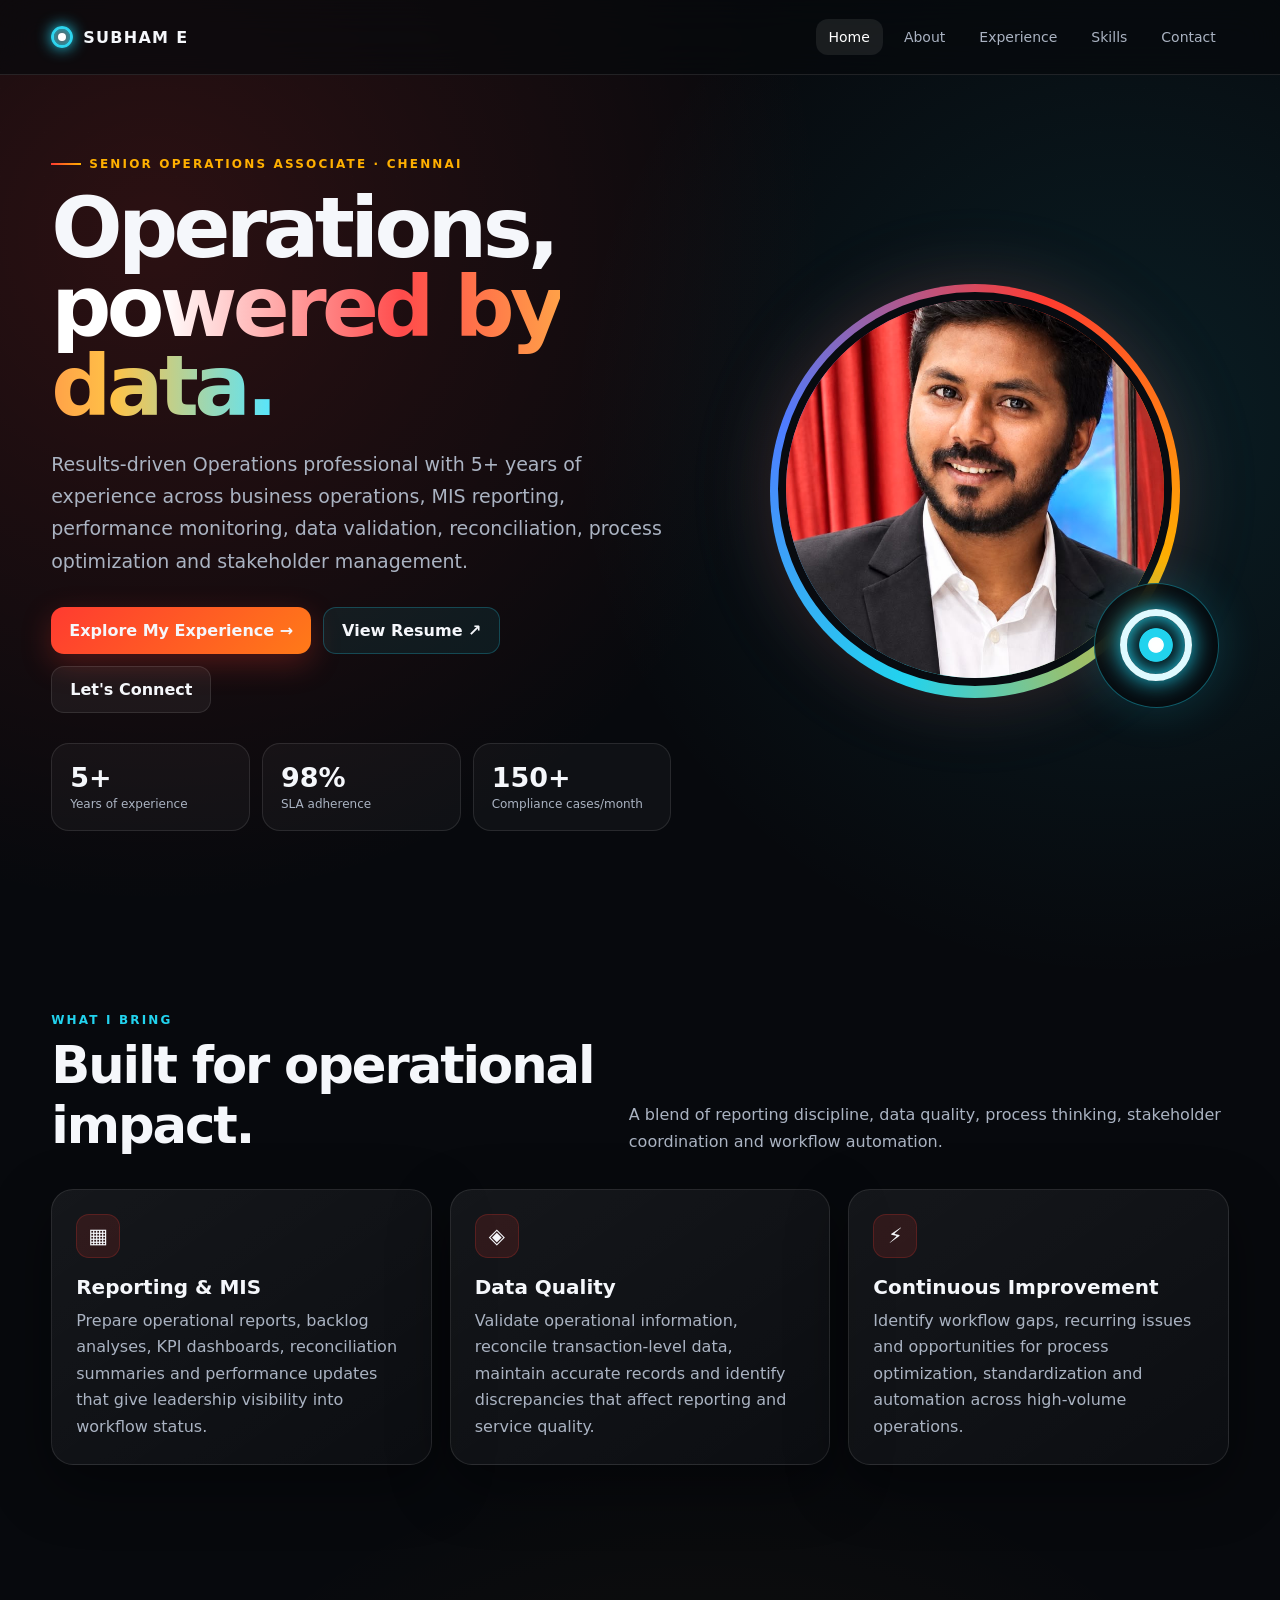
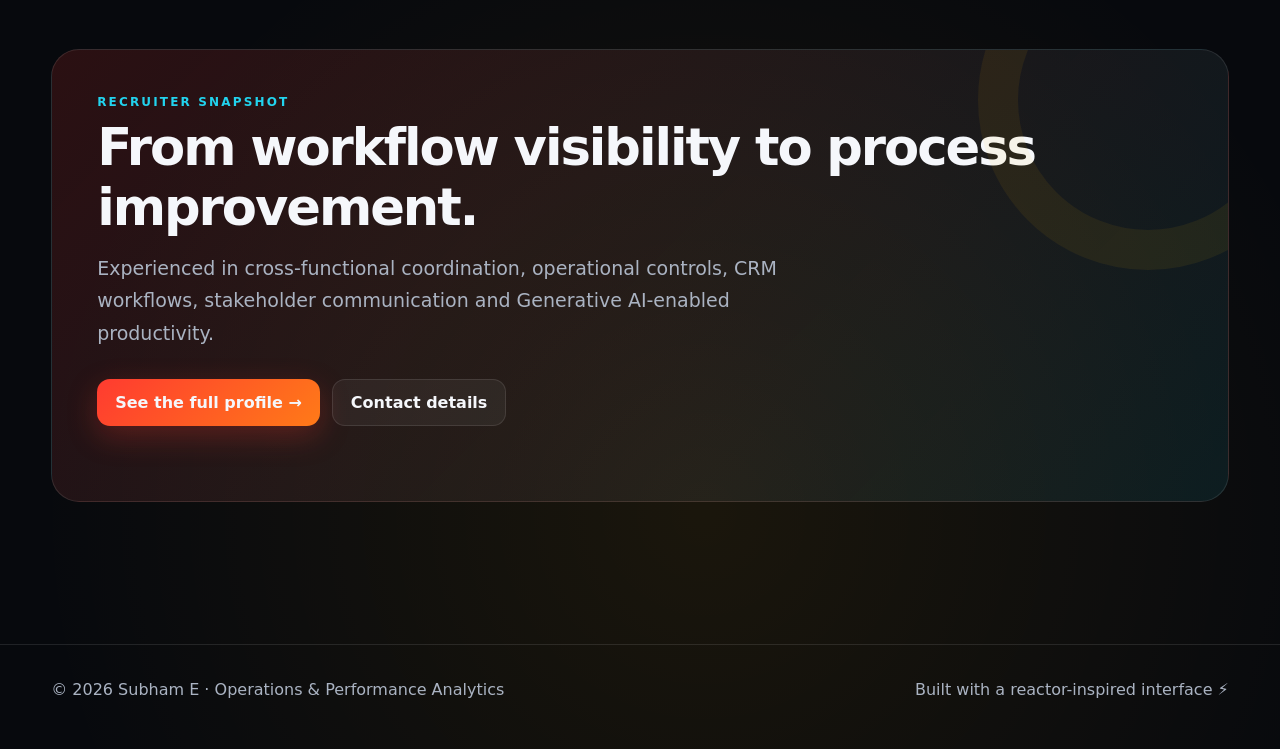
<file: index.html>
<!doctype html>
<html lang="en"><head>
<meta charset="utf-8"><meta name="viewport" content="width=device-width,initial-scale=1">
<meta name="description" content="Subham E — Senior Operations Associate, reporting, continuous improvement, MIS and performance analytics.">
<title>Home · Subham E</title>
<link rel="stylesheet" href="styles.css">
</head><body>

<header class="nav">
  <div class="container nav-inner">
    <a class="brand" href="index.html" data-nav class="active"><span class="brand-core"></span>SUBHAM E</a>
    <button class="menu" aria-label="Open menu">☰</button>
    <nav class="nav-links">
      <a href="index.html" data-nav class="active">Home</a>
      <a href="about.html" data-nav>About</a>
      <a href="experience.html" data-nav>Experience</a>
      <a href="skills.html" data-nav>Skills</a>
      <a href="contact.html" data-nav>Contact</a>
    </nav>
  </div>
</header>
<div class="transition-overlay" aria-hidden="true"><div class="sweep"></div><div class="ring"></div><div class="label">INITIALIZING</div></div>

<main>
<section class="container hero">
  <div class="reveal">
    <div class="kicker">Senior Operations Associate · Chennai</div>
    <h1>Operations,<br><span class="gradient-text">powered by data.</span></h1>
    <p class="lead">Results-driven Operations professional with 5+ years of experience across business operations, MIS reporting, performance monitoring, data validation, reconciliation, process optimization and stakeholder management.</p>
    <div class="hero-actions">
      <a class="btn primary" href="experience.html" data-nav>Explore My Experience →</a>
      <a class="btn secondary" href="Subham_E_Resume.pdf" target="_blank">View Resume ↗</a>
      <a class="btn" href="contact.html" data-nav>Let's Connect</a>
    </div>
    <div class="stats">
      <div class="stat"><strong>5+</strong><span>Years of experience</span></div>
      <div class="stat"><strong>98%</strong><span>SLA adherence</span></div>
      <div class="stat"><strong>150+</strong><span>Compliance cases/month</span></div>
    </div>
  </div>
  <div class="profile-wrap reveal">
    <div class="profile-ring"><img src="assets/profile.jpg" alt="Subham E profile photo"></div>
    <div class="arc" aria-hidden="true"></div>
  </div>
</section>

<section class="section">
  <div class="container">
    <div class="section-head reveal"><div><div class="eyebrow">What I bring</div><h2>Built for operational impact.</h2></div><p class="section-intro">A blend of reporting discipline, data quality, process thinking, stakeholder coordination and workflow automation.</p></div>
    <div class="grid">
      <article class="card reveal"><div class="icon">▦</div><h3>Reporting & MIS</h3><p>Prepare operational reports, backlog analyses, KPI dashboards, reconciliation summaries and performance updates that give leadership visibility into workflow status.</p></article>
      <article class="card reveal"><div class="icon">◈</div><h3>Data Quality</h3><p>Validate operational information, reconcile transaction-level data, maintain accurate records and identify discrepancies that affect reporting and service quality.</p></article>
      <article class="card reveal"><div class="icon">⚡</div><h3>Continuous Improvement</h3><p>Identify workflow gaps, recurring issues and opportunities for process optimization, standardization and automation across high-volume operations.</p></article>
    </div>
  </div>
</section>

<section class="section">
  <div class="container cta reveal">
    <div class="eyebrow">Recruiter snapshot</div>
    <h2>From workflow visibility to process improvement.</h2>
    <p class="lead" style="margin-top:15px">Experienced in cross-functional coordination, operational controls, CRM workflows, stakeholder communication and Generative AI-enabled productivity.</p>
    <div class="hero-actions"><a class="btn primary" href="about.html" data-nav>See the full profile →</a><a class="btn" href="contact.html" data-nav>Contact details</a></div>
  </div>
</section>
</main>

<footer>
  <div class="container footer-inner">
    <div>© 2026 Subham E · Operations & Performance Analytics</div>
    <div>Built with a reactor-inspired interface ⚡</div>
  </div>
</footer>

<script src="script.js"></script>
</body></html>
</file>
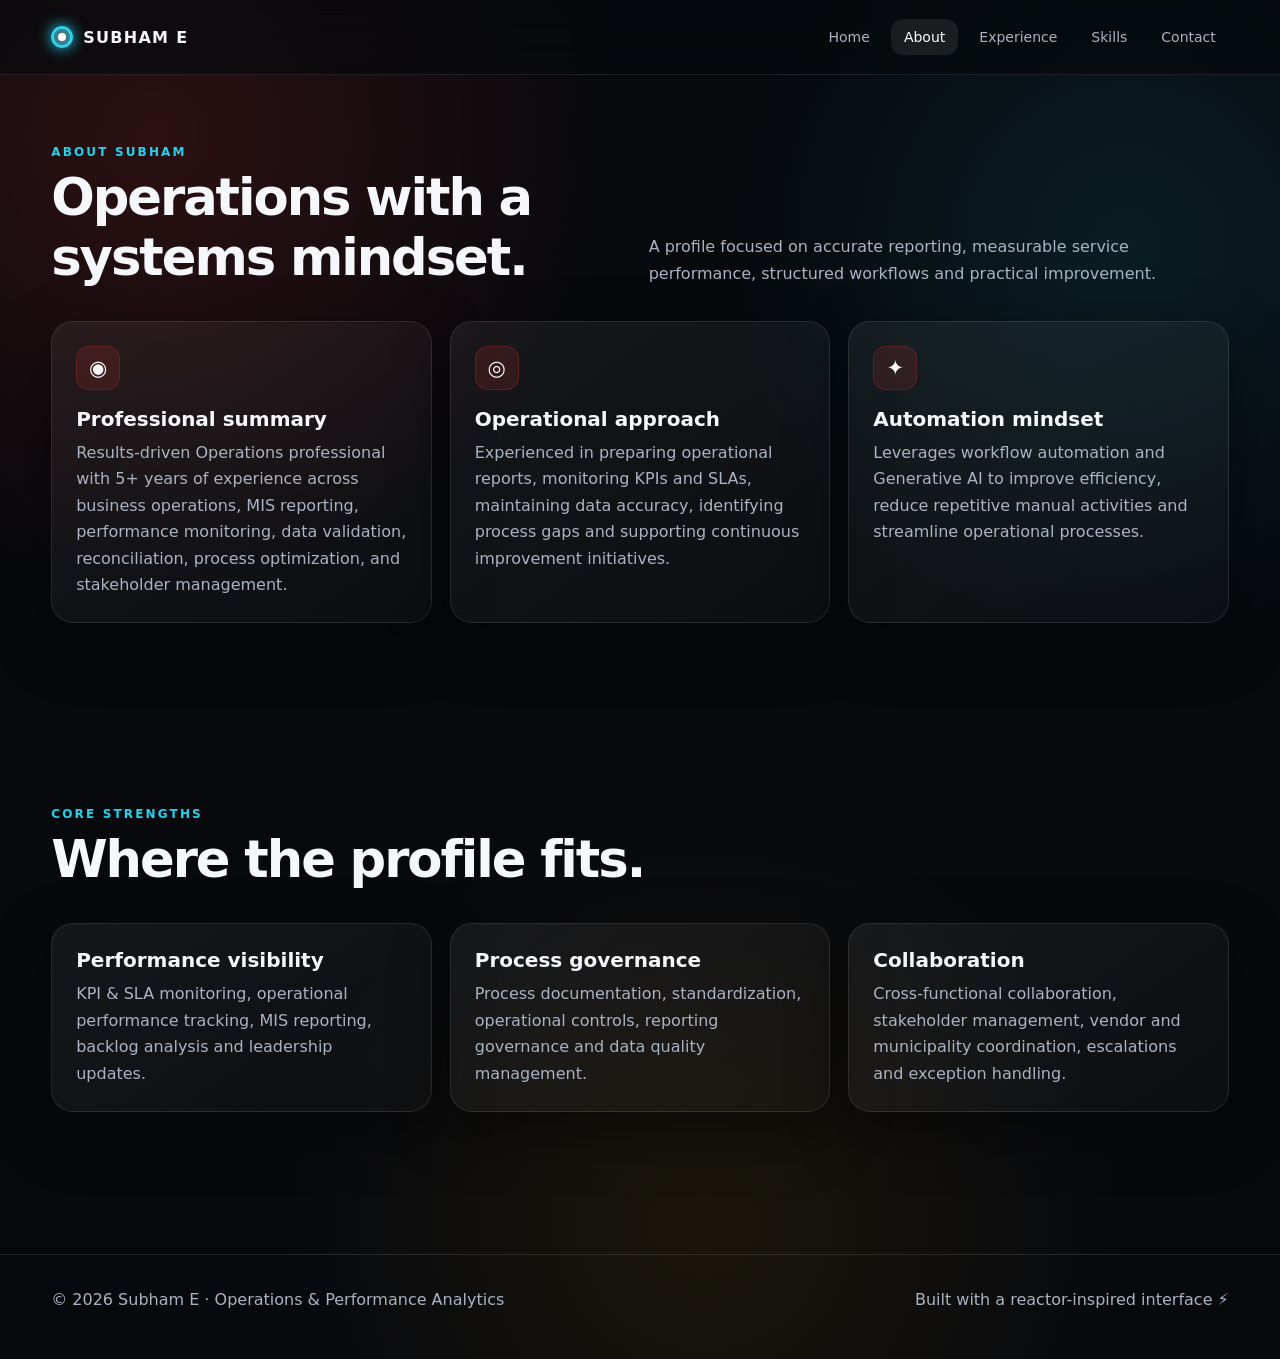
<file: about.html>
<!doctype html>
<html lang="en"><head>
<meta charset="utf-8"><meta name="viewport" content="width=device-width,initial-scale=1">
<meta name="description" content="Subham E — Senior Operations Associate, reporting, continuous improvement, MIS and performance analytics.">
<title>About · Subham E</title>
<link rel="stylesheet" href="styles.css">
</head><body>

<header class="nav">
  <div class="container nav-inner">
    <a class="brand" href="index.html" data-nav><span class="brand-core"></span>SUBHAM E</a>
    <button class="menu" aria-label="Open menu">☰</button>
    <nav class="nav-links">
      <a href="index.html" data-nav>Home</a>
      <a href="about.html" data-nav class="active">About</a>
      <a href="experience.html" data-nav>Experience</a>
      <a href="skills.html" data-nav>Skills</a>
      <a href="contact.html" data-nav>Contact</a>
    </nav>
  </div>
</header>
<div class="transition-overlay" aria-hidden="true"><div class="sweep"></div><div class="ring"></div><div class="label">INITIALIZING</div></div>

<main>
<section class="section" style="padding-top:145px">
  <div class="container">
    <div class="section-head reveal"><div><div class="eyebrow">About Subham</div><h2>Operations with a systems mindset.</h2></div><p class="section-intro">A profile focused on accurate reporting, measurable service performance, structured workflows and practical improvement.</p></div>
    <div class="grid">
      <article class="card reveal"><div class="icon">◉</div><h3>Professional summary</h3><p>Results-driven Operations professional with 5+ years of experience across business operations, MIS reporting, performance monitoring, data validation, reconciliation, process optimization, and stakeholder management.</p></article>
      <article class="card reveal"><div class="icon">◎</div><h3>Operational approach</h3><p>Experienced in preparing operational reports, monitoring KPIs and SLAs, maintaining data accuracy, identifying process gaps and supporting continuous improvement initiatives.</p></article>
      <article class="card reveal"><div class="icon">✦</div><h3>Automation mindset</h3><p>Leverages workflow automation and Generative AI to improve efficiency, reduce repetitive manual activities and streamline operational processes.</p></article>
    </div>
  </div>
</section>
<section class="section">
  <div class="container">
    <div class="section-head reveal"><div><div class="eyebrow">Core strengths</div><h2>Where the profile fits.</h2></div></div>
    <div class="grid">
      <article class="card reveal"><h3>Performance visibility</h3><p>KPI & SLA monitoring, operational performance tracking, MIS reporting, backlog analysis and leadership updates.</p></article>
      <article class="card reveal"><h3>Process governance</h3><p>Process documentation, standardization, operational controls, reporting governance and data quality management.</p></article>
      <article class="card reveal"><h3>Collaboration</h3><p>Cross-functional collaboration, stakeholder management, vendor and municipality coordination, escalations and exception handling.</p></article>
    </div>
  </div>
</section>
</main>

<footer>
  <div class="container footer-inner">
    <div>© 2026 Subham E · Operations & Performance Analytics</div>
    <div>Built with a reactor-inspired interface ⚡</div>
  </div>
</footer>

<script src="script.js"></script>
</body></html>
</file>
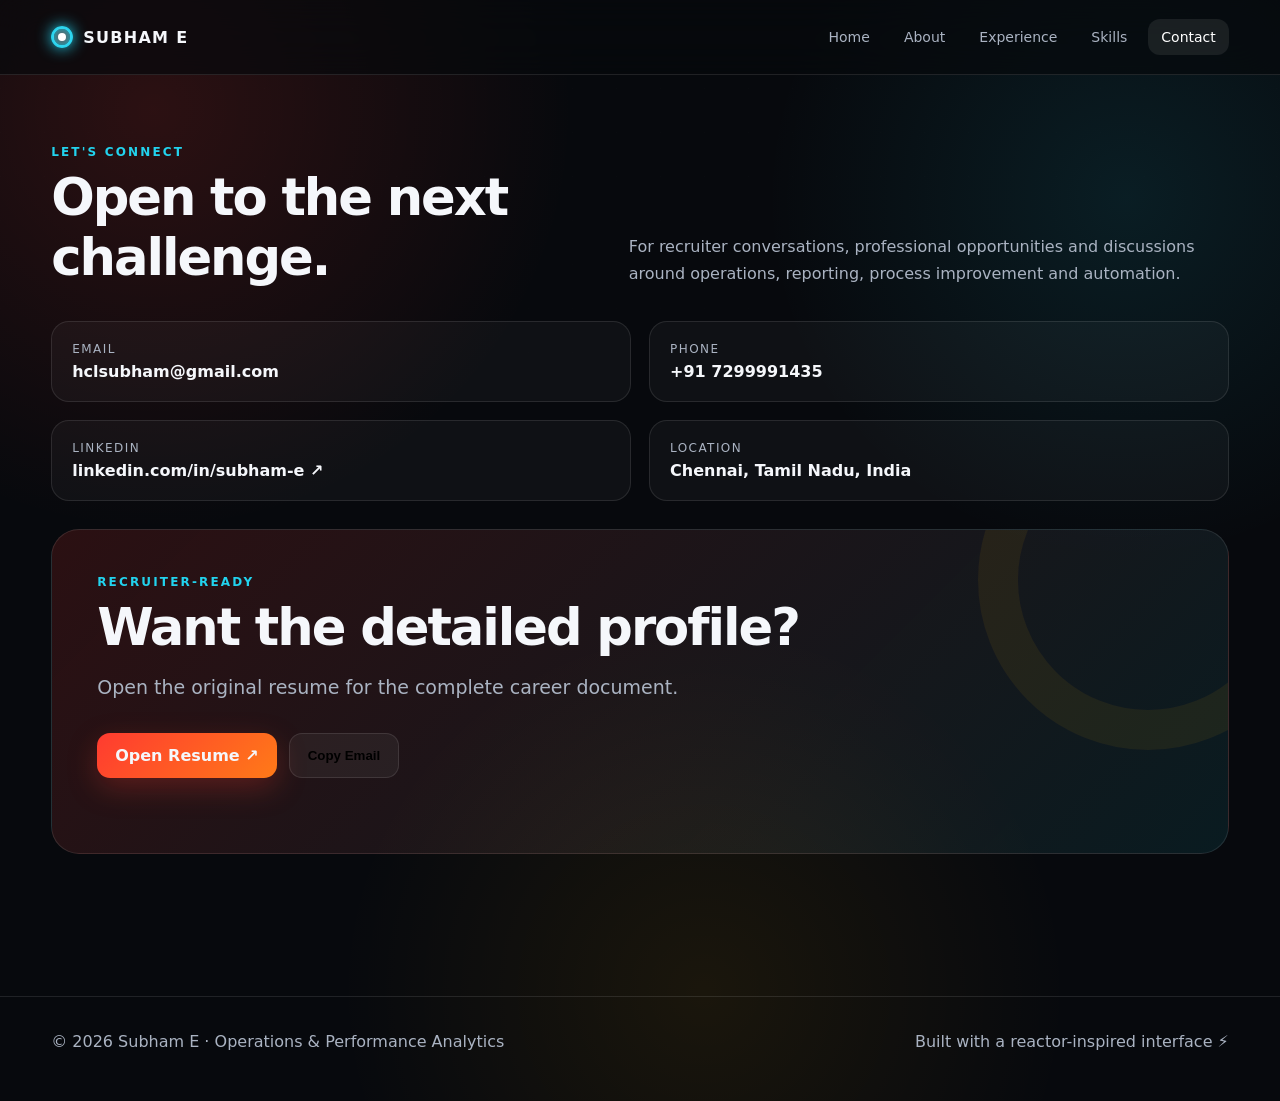
<file: contact.html>
<!doctype html>
<html lang="en"><head>
<meta charset="utf-8"><meta name="viewport" content="width=device-width,initial-scale=1">
<meta name="description" content="Subham E — Senior Operations Associate, reporting, continuous improvement, MIS and performance analytics.">
<title>Contact · Subham E</title>
<link rel="stylesheet" href="styles.css">
</head><body>

<header class="nav">
  <div class="container nav-inner">
    <a class="brand" href="index.html" data-nav><span class="brand-core"></span>SUBHAM E</a>
    <button class="menu" aria-label="Open menu">☰</button>
    <nav class="nav-links">
      <a href="index.html" data-nav>Home</a>
      <a href="about.html" data-nav>About</a>
      <a href="experience.html" data-nav>Experience</a>
      <a href="skills.html" data-nav>Skills</a>
      <a href="contact.html" data-nav class="active">Contact</a>
    </nav>
  </div>
</header>
<div class="transition-overlay" aria-hidden="true"><div class="sweep"></div><div class="ring"></div><div class="label">INITIALIZING</div></div>

<main>
<section class="section" style="padding-top:145px">
  <div class="container">
    <div class="section-head reveal"><div><div class="eyebrow">Let's connect</div><h2>Open to the next challenge.</h2></div><p class="section-intro">For recruiter conversations, professional opportunities and discussions around operations, reporting, process improvement and automation.</p></div>
    <div class="contact-grid">
      <div class="contact-item reveal"><span>Email</span><a href="mailto:hclsubham@gmail.com">hclsubham@gmail.com</a></div>
      <div class="contact-item reveal"><span>Phone</span><a href="tel:+917299991435">+91 7299991435</a></div>
      <div class="contact-item reveal"><span>LinkedIn</span><a href="https://linkedin.com/in/subham-e" target="_blank" rel="noreferrer">linkedin.com/in/subham-e ↗</a></div>
      <div class="contact-item reveal"><span>Location</span><strong>Chennai, Tamil Nadu, India</strong></div>
    </div>
    <div class="cta reveal" style="margin-top:28px">
      <div class="eyebrow">Recruiter-ready</div>
      <h2>Want the detailed profile?</h2>
      <p class="lead" style="margin-top:14px">Open the original resume for the complete career document.</p>
      <div class="hero-actions"><a class="btn primary" href="Subham_E_Resume.pdf" target="_blank">Open Resume ↗</a><button class="btn" data-copy="hclsubham@gmail.com">Copy Email</button></div>
    </div>
  </div>
</section>
</main>

<footer>
  <div class="container footer-inner">
    <div>© 2026 Subham E · Operations & Performance Analytics</div>
    <div>Built with a reactor-inspired interface ⚡</div>
  </div>
</footer>

<script src="script.js"></script>
</body></html>
</file>
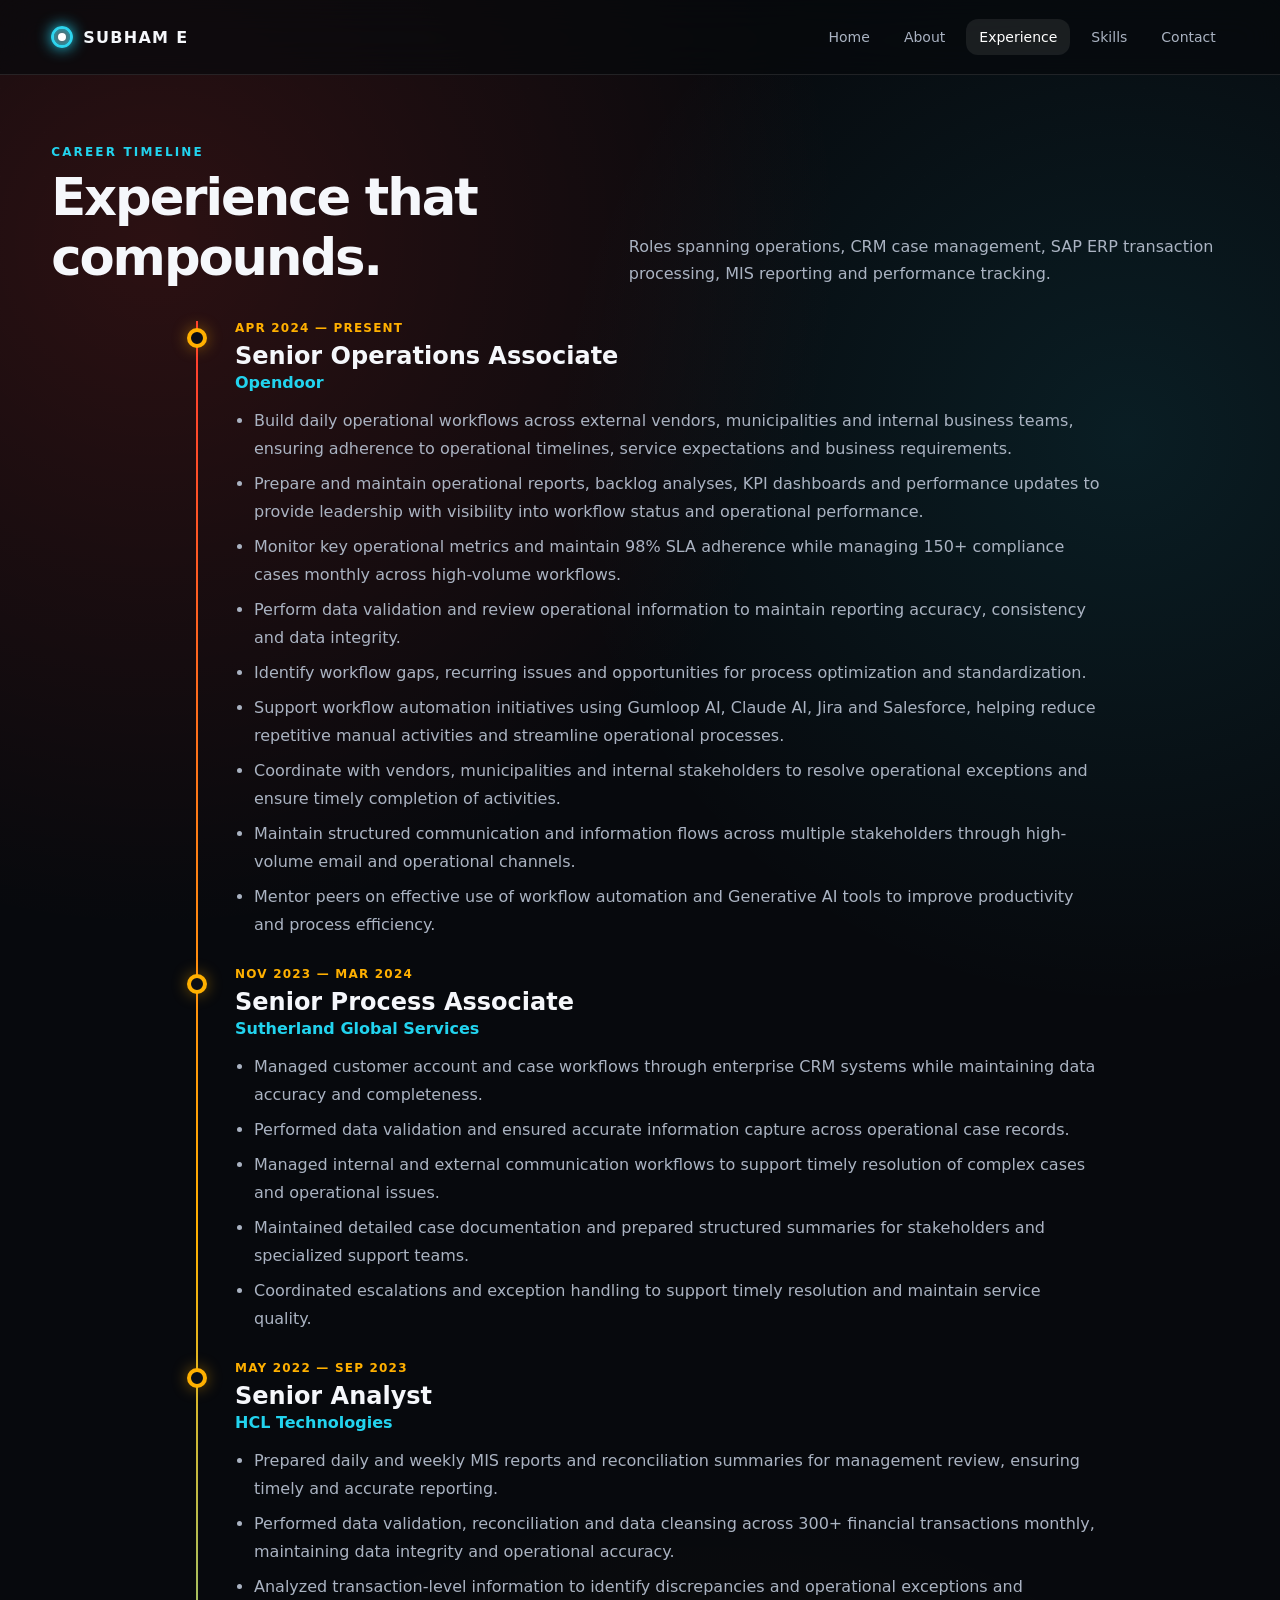
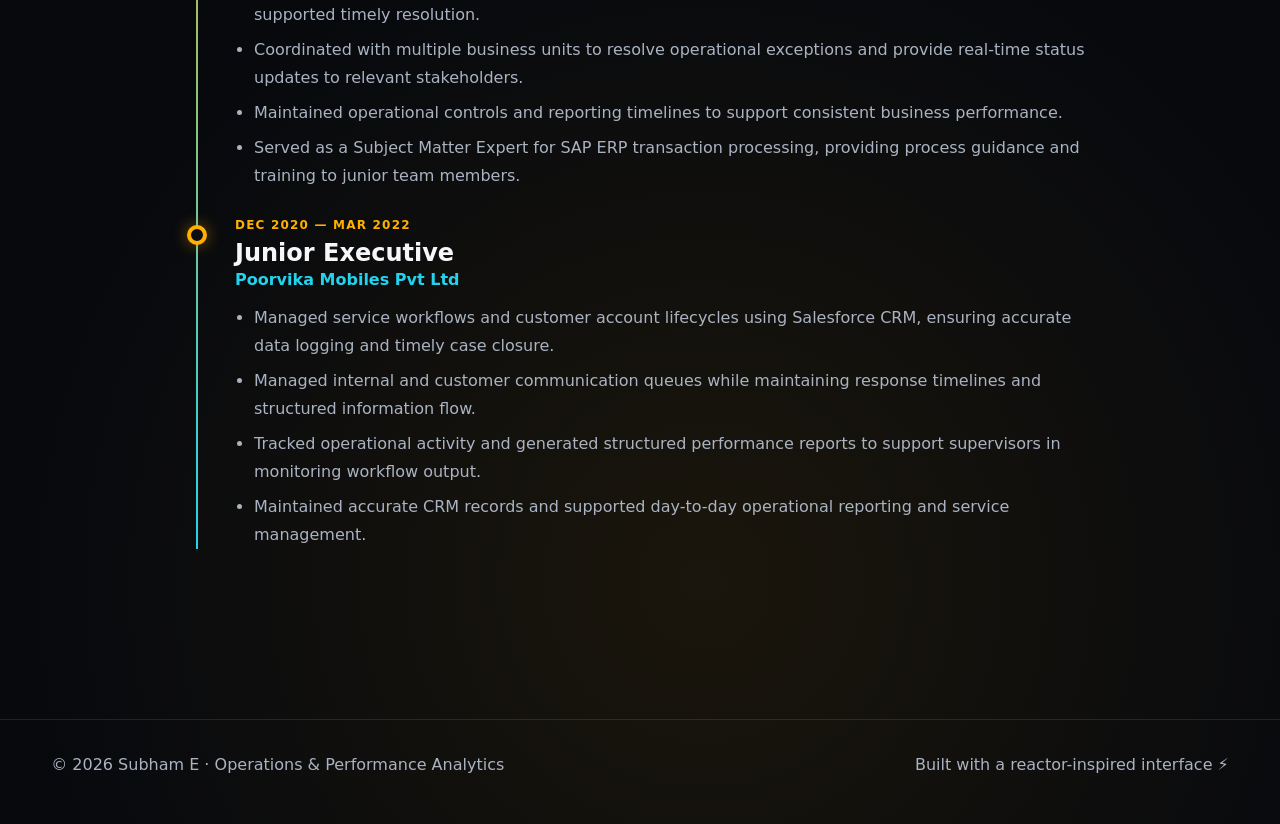
<file: experience.html>
<!doctype html>
<html lang="en"><head>
<meta charset="utf-8"><meta name="viewport" content="width=device-width,initial-scale=1">
<meta name="description" content="Subham E — Senior Operations Associate, reporting, continuous improvement, MIS and performance analytics.">
<title>Experience · Subham E</title>
<link rel="stylesheet" href="styles.css">
</head><body>

<header class="nav">
  <div class="container nav-inner">
    <a class="brand" href="index.html" data-nav><span class="brand-core"></span>SUBHAM E</a>
    <button class="menu" aria-label="Open menu">☰</button>
    <nav class="nav-links">
      <a href="index.html" data-nav>Home</a>
      <a href="about.html" data-nav>About</a>
      <a href="experience.html" data-nav class="active">Experience</a>
      <a href="skills.html" data-nav>Skills</a>
      <a href="contact.html" data-nav>Contact</a>
    </nav>
  </div>
</header>
<div class="transition-overlay" aria-hidden="true"><div class="sweep"></div><div class="ring"></div><div class="label">INITIALIZING</div></div>

<main>
<section class="section" style="padding-top:145px">
  <div class="container">
    <div class="section-head reveal"><div><div class="eyebrow">Career timeline</div><h2>Experience that compounds.</h2></div><p class="section-intro">Roles spanning operations, CRM case management, SAP ERP transaction processing, MIS reporting and performance tracking.</p></div>
    <div class="timeline">
      <article class="job reveal"><span class="dot"></span><div class="job-meta">Apr 2024 — Present</div><h3>Senior Operations Associate</h3><div class="company">Opendoor</div><ul>
        <li>Build daily operational workflows across external vendors, municipalities and internal business teams, ensuring adherence to operational timelines, service expectations and business requirements.</li>
        <li>Prepare and maintain operational reports, backlog analyses, KPI dashboards and performance updates to provide leadership with visibility into workflow status and operational performance.</li>
        <li>Monitor key operational metrics and maintain 98% SLA adherence while managing 150+ compliance cases monthly across high-volume workflows.</li>
        <li>Perform data validation and review operational information to maintain reporting accuracy, consistency and data integrity.</li>
        <li>Identify workflow gaps, recurring issues and opportunities for process optimization and standardization.</li>
        <li>Support workflow automation initiatives using Gumloop AI, Claude AI, Jira and Salesforce, helping reduce repetitive manual activities and streamline operational processes.</li>
        <li>Coordinate with vendors, municipalities and internal stakeholders to resolve operational exceptions and ensure timely completion of activities.</li>
        <li>Maintain structured communication and information flows across multiple stakeholders through high-volume email and operational channels.</li>
        <li>Mentor peers on effective use of workflow automation and Generative AI tools to improve productivity and process efficiency.</li>
      </ul></article>

      <article class="job reveal"><span class="dot"></span><div class="job-meta">Nov 2023 — Mar 2024</div><h3>Senior Process Associate</h3><div class="company">Sutherland Global Services</div><ul>
        <li>Managed customer account and case workflows through enterprise CRM systems while maintaining data accuracy and completeness.</li>
        <li>Performed data validation and ensured accurate information capture across operational case records.</li>
        <li>Managed internal and external communication workflows to support timely resolution of complex cases and operational issues.</li>
        <li>Maintained detailed case documentation and prepared structured summaries for stakeholders and specialized support teams.</li>
        <li>Coordinated escalations and exception handling to support timely resolution and maintain service quality.</li>
      </ul></article>

      <article class="job reveal"><span class="dot"></span><div class="job-meta">May 2022 — Sep 2023</div><h3>Senior Analyst</h3><div class="company">HCL Technologies</div><ul>
        <li>Prepared daily and weekly MIS reports and reconciliation summaries for management review, ensuring timely and accurate reporting.</li>
        <li>Performed data validation, reconciliation and data cleansing across 300+ financial transactions monthly, maintaining data integrity and operational accuracy.</li>
        <li>Analyzed transaction-level information to identify discrepancies and operational exceptions and supported timely resolution.</li>
        <li>Coordinated with multiple business units to resolve operational exceptions and provide real-time status updates to relevant stakeholders.</li>
        <li>Maintained operational controls and reporting timelines to support consistent business performance.</li>
        <li>Served as a Subject Matter Expert for SAP ERP transaction processing, providing process guidance and training to junior team members.</li>
      </ul></article>

      <article class="job reveal"><span class="dot"></span><div class="job-meta">Dec 2020 — Mar 2022</div><h3>Junior Executive</h3><div class="company">Poorvika Mobiles Pvt Ltd</div><ul>
        <li>Managed service workflows and customer account lifecycles using Salesforce CRM, ensuring accurate data logging and timely case closure.</li>
        <li>Managed internal and customer communication queues while maintaining response timelines and structured information flow.</li>
        <li>Tracked operational activity and generated structured performance reports to support supervisors in monitoring workflow output.</li>
        <li>Maintained accurate CRM records and supported day-to-day operational reporting and service management.</li>
      </ul></article>
    </div>
  </div>
</section>
</main>

<footer>
  <div class="container footer-inner">
    <div>© 2026 Subham E · Operations & Performance Analytics</div>
    <div>Built with a reactor-inspired interface ⚡</div>
  </div>
</footer>

<script src="script.js"></script>
</body></html>
</file>
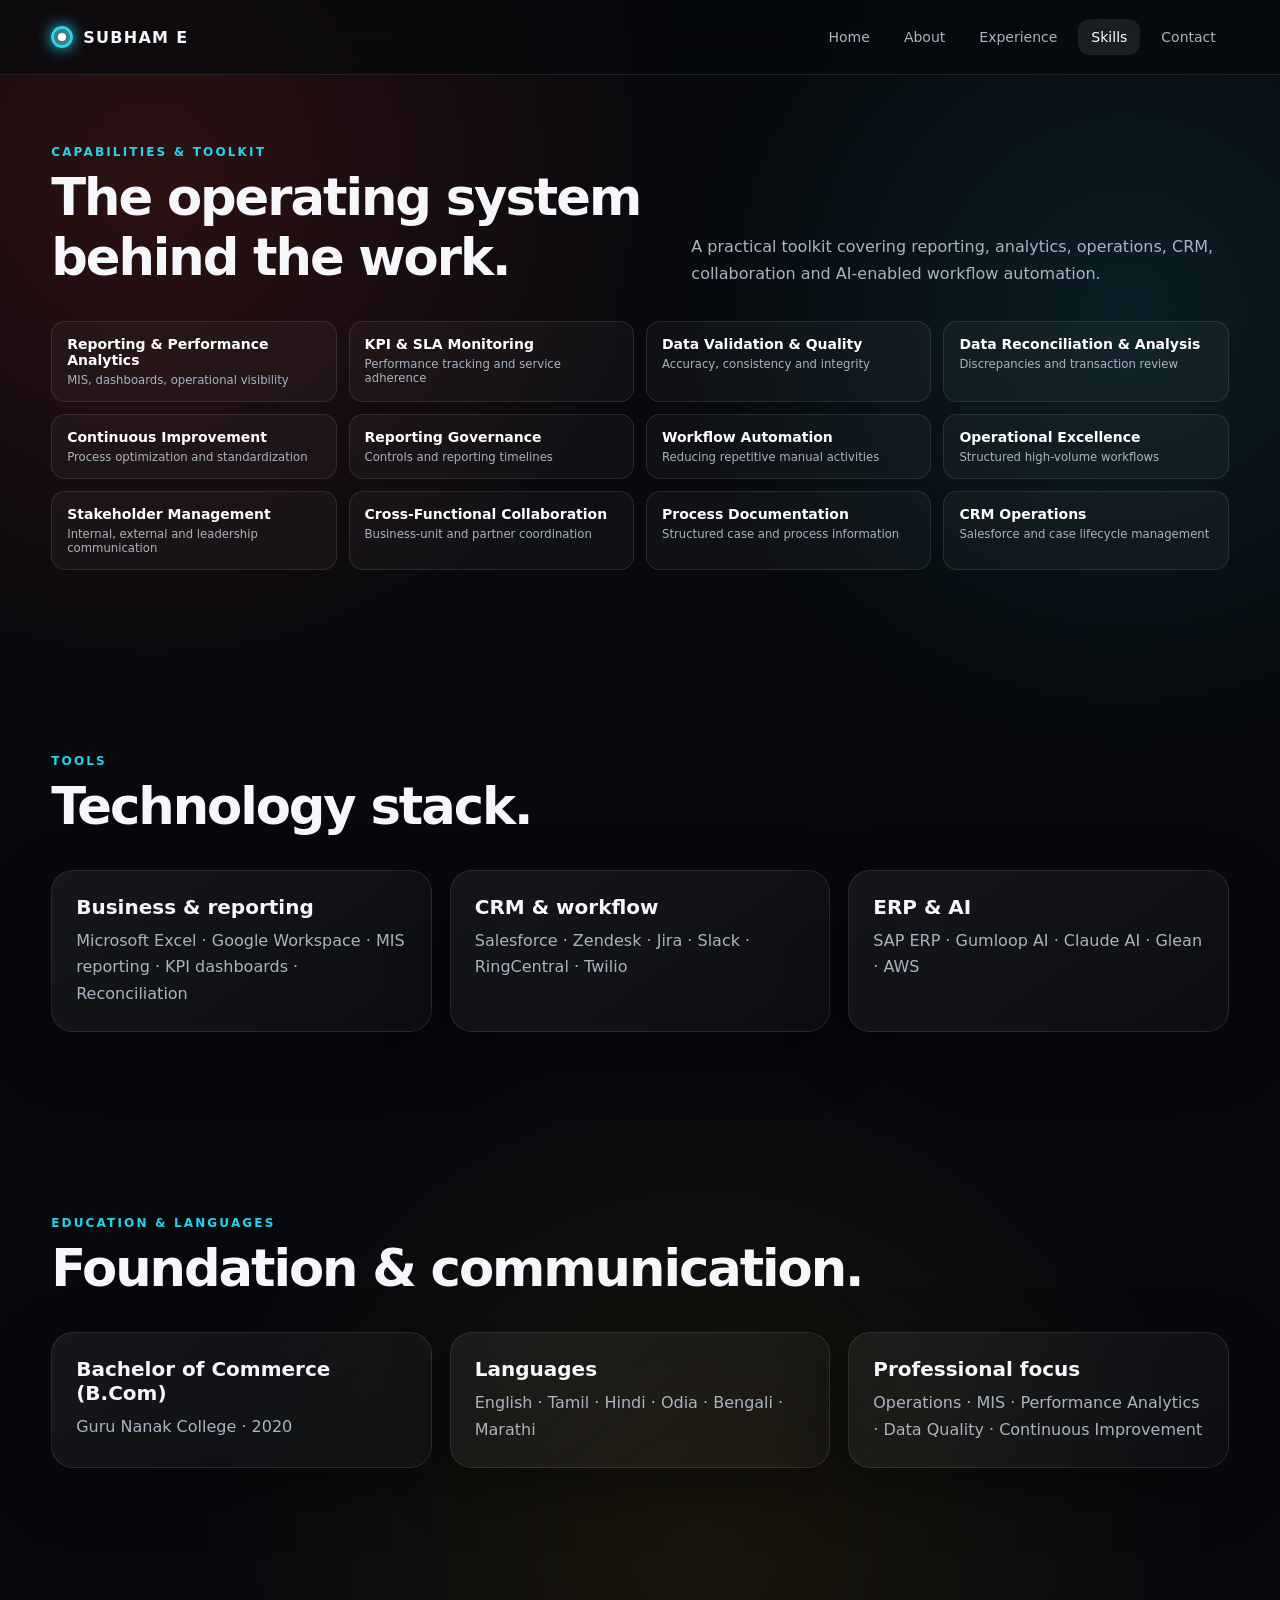
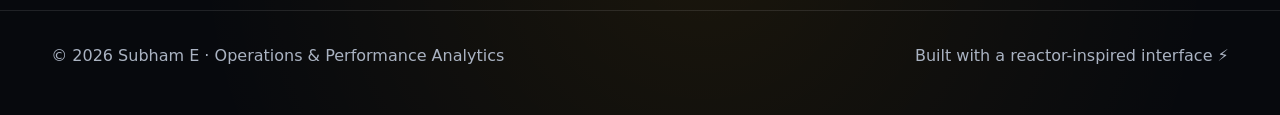
<file: skills.html>
<!doctype html>
<html lang="en"><head>
<meta charset="utf-8"><meta name="viewport" content="width=device-width,initial-scale=1">
<meta name="description" content="Subham E — Senior Operations Associate, reporting, continuous improvement, MIS and performance analytics.">
<title>Skills · Subham E</title>
<link rel="stylesheet" href="styles.css">
</head><body>

<header class="nav">
  <div class="container nav-inner">
    <a class="brand" href="index.html" data-nav><span class="brand-core"></span>SUBHAM E</a>
    <button class="menu" aria-label="Open menu">☰</button>
    <nav class="nav-links">
      <a href="index.html" data-nav>Home</a>
      <a href="about.html" data-nav>About</a>
      <a href="experience.html" data-nav>Experience</a>
      <a href="skills.html" data-nav class="active">Skills</a>
      <a href="contact.html" data-nav>Contact</a>
    </nav>
  </div>
</header>
<div class="transition-overlay" aria-hidden="true"><div class="sweep"></div><div class="ring"></div><div class="label">INITIALIZING</div></div>

<main>
<section class="section" style="padding-top:145px">
  <div class="container">
    <div class="section-head reveal"><div><div class="eyebrow">Capabilities & toolkit</div><h2>The operating system behind the work.</h2></div><p class="section-intro">A practical toolkit covering reporting, analytics, operations, CRM, collaboration and AI-enabled workflow automation.</p></div>
    <div class="skill-grid">
      <div class="skill reveal"><b>Reporting & Performance Analytics</b><small>MIS, dashboards, operational visibility</small></div>
      <div class="skill reveal"><b>KPI & SLA Monitoring</b><small>Performance tracking and service adherence</small></div>
      <div class="skill reveal"><b>Data Validation & Quality</b><small>Accuracy, consistency and integrity</small></div>
      <div class="skill reveal"><b>Data Reconciliation & Analysis</b><small>Discrepancies and transaction review</small></div>
      <div class="skill reveal"><b>Continuous Improvement</b><small>Process optimization and standardization</small></div>
      <div class="skill reveal"><b>Reporting Governance</b><small>Controls and reporting timelines</small></div>
      <div class="skill reveal"><b>Workflow Automation</b><small>Reducing repetitive manual activities</small></div>
      <div class="skill reveal"><b>Operational Excellence</b><small>Structured high-volume workflows</small></div>
      <div class="skill reveal"><b>Stakeholder Management</b><small>Internal, external and leadership communication</small></div>
      <div class="skill reveal"><b>Cross-Functional Collaboration</b><small>Business-unit and partner coordination</small></div>
      <div class="skill reveal"><b>Process Documentation</b><small>Structured case and process information</small></div>
      <div class="skill reveal"><b>CRM Operations</b><small>Salesforce and case lifecycle management</small></div>
    </div>
  </div>
</section>

<section class="section">
  <div class="container">
    <div class="section-head reveal"><div><div class="eyebrow">Tools</div><h2>Technology stack.</h2></div></div>
    <div class="grid">
      <article class="card reveal"><h3>Business & reporting</h3><p>Microsoft Excel · Google Workspace · MIS reporting · KPI dashboards · Reconciliation</p></article>
      <article class="card reveal"><h3>CRM & workflow</h3><p>Salesforce · Zendesk · Jira · Slack · RingCentral · Twilio</p></article>
      <article class="card reveal"><h3>ERP & AI</h3><p>SAP ERP · Gumloop AI · Claude AI · Glean · AWS</p></article>
    </div>
  </div>
</section>

<section class="section">
  <div class="container">
    <div class="section-head reveal"><div><div class="eyebrow">Education & languages</div><h2>Foundation & communication.</h2></div></div>
    <div class="grid">
      <article class="card reveal"><h3>Bachelor of Commerce (B.Com)</h3><p>Guru Nanak College · 2020</p></article>
      <article class="card reveal"><h3>Languages</h3><p>English · Tamil · Hindi · Odia · Bengali · Marathi</p></article>
      <article class="card reveal"><h3>Professional focus</h3><p>Operations · MIS · Performance Analytics · Data Quality · Continuous Improvement</p></article>
    </div>
  </div>
</section>
</main>

<footer>
  <div class="container footer-inner">
    <div>© 2026 Subham E · Operations & Performance Analytics</div>
    <div>Built with a reactor-inspired interface ⚡</div>
  </div>
</footer>

<script src="script.js"></script>
</body></html>
</file>
<file: styles.css>
:root{
  --bg:#07090d;
  --panel:rgba(16,20,28,.82);
  --panel2:rgba(24,29,39,.72);
  --text:#f5f7fb;
  --muted:#aab3c2;
  --red:#ff3b30;
  --red2:#ff1744;
  --gold:#ffb000;
  --cyan:#22d3ee;
  --blue:#4f7cff;
  --line:rgba(255,255,255,.10);
  --shadow:0 20px 60px rgba(0,0,0,.42);
  --radius:22px;
}
*{box-sizing:border-box;margin:0;padding:0}
html{scroll-behavior:smooth}
body{
  font-family:Inter,ui-sans-serif,system-ui,-apple-system,BlinkMacSystemFont,"Segoe UI",sans-serif;
  background:
    radial-gradient(circle at 12% 10%,rgba(255,59,48,.15),transparent 28%),
    radial-gradient(circle at 88% 18%,rgba(34,211,238,.10),transparent 25%),
    radial-gradient(circle at 55% 90%,rgba(255,176,0,.08),transparent 30%),
    var(--bg);
  color:var(--text);min-height:100vh;overflow-x:hidden;
}
body:before{
  content:"";position:fixed;inset:0;pointer-events:none;opacity:.13;
  background-image:linear-gradient(rgba(255,255,255,.06) 1px,transparent 1px),linear-gradient(90deg,rgba(255,255,255,.06) 1px,transparent 1px);
  background-size:44px 44px;mask-image:linear-gradient(to bottom,black,transparent 92%);
}
a{color:inherit;text-decoration:none}
.container{width:min(1180px,92%);margin:auto}
.nav{
  position:fixed;z-index:20;top:0;left:0;right:0;
  background:rgba(7,9,13,.68);backdrop-filter:blur(18px);
  border-bottom:1px solid var(--line)
}
.nav-inner{height:74px;display:flex;align-items:center;justify-content:space-between}
.brand{font-weight:900;letter-spacing:.08em;display:flex;align-items:center;gap:10px}
.brand-core{width:22px;height:22px;border-radius:50%;border:3px solid var(--cyan);box-shadow:0 0 15px var(--cyan),inset 0 0 8px var(--cyan);position:relative}
.brand-core:after{content:"";position:absolute;inset:4px;border-radius:50%;background:#fff;box-shadow:0 0 8px #fff}
.nav-links{display:flex;gap:8px;align-items:center}
.nav-links a{padding:10px 13px;color:var(--muted);font-size:14px;border-radius:12px;transition:.25s}
.nav-links a:hover,.nav-links a.active{color:#fff;background:rgba(255,255,255,.08)}
.menu{display:none;background:none;border:0;color:#fff;font-size:24px}
.hero{padding:150px 0 90px;min-height:92vh;display:grid;grid-template-columns:1.1fr .9fr;gap:50px;align-items:center}
.kicker{display:inline-flex;align-items:center;gap:8px;color:var(--gold);font-size:12px;font-weight:800;letter-spacing:.18em;text-transform:uppercase;margin-bottom:18px}
.kicker:before{content:"";width:30px;height:2px;background:linear-gradient(90deg,var(--red),var(--gold))}
h1{font-size:clamp(46px,7vw,84px);line-height:.94;letter-spacing:-.055em;margin-bottom:22px}
.gradient-text{background:linear-gradient(90deg,#fff 15%,#ff4b4b 48%,#ffc247 78%,#55e6ff);-webkit-background-clip:text;background-clip:text;color:transparent}
.lead{font-size:19px;line-height:1.7;color:var(--muted);max-width:690px}
.hero-actions{display:flex;gap:12px;flex-wrap:wrap;margin:30px 0}
.btn{
  display:inline-flex;align-items:center;justify-content:center;gap:9px;padding:13px 18px;border-radius:13px;
  border:1px solid var(--line);background:rgba(255,255,255,.05);font-weight:800;cursor:pointer;transition:.25s
}
.btn:hover{transform:translateY(-2px);border-color:rgba(255,255,255,.25)}
.btn.primary{background:linear-gradient(135deg,var(--red),#ff7a18);border:0;box-shadow:0 10px 30px rgba(255,59,48,.25)}
.btn.secondary{background:rgba(34,211,238,.08);border-color:rgba(34,211,238,.25)}
.stats{display:grid;grid-template-columns:repeat(3,1fr);gap:12px;margin-top:22px}
.stat{padding:18px;border:1px solid var(--line);border-radius:18px;background:rgba(255,255,255,.035)}
.stat strong{font-size:27px;display:block}.stat span{color:var(--muted);font-size:12px}
.profile-wrap{position:relative;display:grid;place-items:center}
.profile-ring{
  width:min(410px,78vw);aspect-ratio:1;border-radius:50%;
  padding:8px;background:conic-gradient(from 20deg,var(--red),var(--gold),var(--cyan),var(--blue),var(--red));
  box-shadow:0 0 70px rgba(255,59,48,.18),0 0 100px rgba(34,211,238,.08)
}
.profile-ring img{width:100%;height:100%;object-fit:cover;object-position:center 25%;border-radius:50%;border:8px solid #080b10;filter:saturate(1.05)}
.arc{position:absolute;width:125px;height:125px;border-radius:50%;border:1px solid rgba(34,211,238,.4);box-shadow:0 0 45px rgba(34,211,238,.18);bottom:-10px;right:2%;display:grid;place-items:center;background:rgba(7,9,13,.82);backdrop-filter:blur(10px)}
.arc:before{content:"";width:58px;height:58px;border-radius:50%;border:7px solid #dffaff;box-shadow:0 0 25px var(--cyan),inset 0 0 20px var(--cyan);background:radial-gradient(circle,#fff 0 18%,var(--cyan) 20% 40%,transparent 42%);animation:pulse 2s infinite}
@keyframes pulse{50%{transform:scale(1.08);box-shadow:0 0 42px var(--cyan),inset 0 0 25px var(--cyan)}}
.section{padding:92px 0}
.section-head{margin-bottom:34px;display:flex;justify-content:space-between;gap:30px;align-items:end}
.eyebrow{color:var(--cyan);font-size:12px;font-weight:900;letter-spacing:.18em;text-transform:uppercase}
h2{font-size:clamp(32px,4vw,52px);letter-spacing:-.04em;margin-top:8px}
.section-intro{max-width:600px;color:var(--muted);line-height:1.7}
.grid{display:grid;grid-template-columns:repeat(3,1fr);gap:18px}
.card{
  background:linear-gradient(145deg,rgba(255,255,255,.06),rgba(255,255,255,.025));
  border:1px solid var(--line);border-radius:var(--radius);padding:24px;box-shadow:var(--shadow);
}
.card:hover{border-color:rgba(255,176,0,.28)}
.card h3{font-size:20px;margin-bottom:9px}.card p{color:var(--muted);line-height:1.65}
.icon{width:44px;height:44px;border-radius:13px;display:grid;place-items:center;margin-bottom:17px;background:rgba(255,59,48,.12);border:1px solid rgba(255,59,48,.2);font-size:21px}
.timeline{position:relative;max-width:920px;margin:auto}
.timeline:before{content:"";position:absolute;left:16px;top:0;bottom:0;width:2px;background:linear-gradient(var(--red),var(--gold),var(--cyan))}
.job{position:relative;padding-left:55px;margin-bottom:28px}
.dot{position:absolute;left:7px;top:7px;width:20px;height:20px;border-radius:50%;background:#0a0e14;border:4px solid var(--gold);box-shadow:0 0 16px rgba(255,176,0,.45)}
.job-meta{color:var(--gold);font-size:12px;font-weight:800;letter-spacing:.1em;text-transform:uppercase}
.job h3{font-size:24px;margin:7px 0 3px}.company{color:var(--cyan);font-weight:700;margin-bottom:15px}
.job ul{padding-left:19px;color:var(--muted);line-height:1.75}.job li{margin-bottom:7px}
.skill-grid{display:grid;grid-template-columns:repeat(4,1fr);gap:12px}
.skill{padding:14px 15px;border:1px solid var(--line);border-radius:14px;background:rgba(255,255,255,.035);font-size:14px}
.skill b{color:#fff}.skill small{display:block;color:var(--muted);margin-top:5px}
.cta{border-radius:28px;padding:45px;background:linear-gradient(135deg,rgba(255,59,48,.15),rgba(34,211,238,.09));border:1px solid var(--line);position:relative;overflow:hidden}
.cta:after{content:"";position:absolute;width:260px;height:260px;border-radius:50%;right:-90px;top:-120px;border:40px solid rgba(255,176,0,.07)}
.contact-grid{display:grid;grid-template-columns:1fr 1fr;gap:18px}
.contact-item{padding:20px;border:1px solid var(--line);border-radius:18px;background:rgba(255,255,255,.035)}
.contact-item span{display:block;color:var(--muted);font-size:12px;text-transform:uppercase;letter-spacing:.12em;margin-bottom:6px}
.contact-item a{font-weight:750;word-break:break-word}
footer{padding:35px 0 50px;color:var(--muted);border-top:1px solid var(--line);margin-top:50px}
.footer-inner{display:flex;justify-content:space-between;gap:20px;flex-wrap:wrap}
.transition-overlay{position:fixed;inset:0;z-index:999;pointer-events:none;opacity:0;visibility:hidden;background:rgba(5,7,12,.86);backdrop-filter:blur(0)}
.transition-overlay.active{opacity:1;visibility:visible;animation:transitionIn .48s cubic-bezier(.22,.8,.2,1) forwards}
.transition-overlay .sweep{position:absolute;left:-15%;top:0;width:34%;height:100%;
  background:linear-gradient(90deg,transparent,rgba(34,211,238,.22),rgba(255,255,255,.9),rgba(255,59,48,.22),transparent);
  filter:blur(10px);transform:skewX(-12deg);animation:sweepAcross .52s cubic-bezier(.25,.8,.25,1) forwards}
.transition-overlay .ring{position:absolute;left:50%;top:50%;width:72px;height:72px;border-radius:50%;
  transform:translate(-50%,-50%) scale(.55);border:3px solid rgba(255,255,255,.92);
  box-shadow:0 0 18px rgba(34,211,238,.9),0 0 55px rgba(34,211,238,.38),inset 0 0 18px rgba(255,176,0,.55);
  animation:reactorExpand .5s cubic-bezier(.2,.75,.2,1) forwards}
.transition-overlay .ring:after{content:"";position:absolute;inset:12px;border-radius:50%;
  background:radial-gradient(circle,#fff 0 8%,#22d3ee 12% 28%,rgba(34,211,238,.15) 30% 100%);
  box-shadow:0 0 25px #22d3ee}
.transition-overlay .label{position:absolute;left:50%;top:calc(50% + 62px);transform:translateX(-50%);
  font-size:10px;letter-spacing:.28em;font-weight:900;color:rgba(255,255,255,.75);white-space:nowrap}
@keyframes transitionIn{0%{opacity:0}25%{opacity:1}100%{opacity:1}}
@keyframes sweepAcross{0%{left:-25%}100%{left:105%}}
@keyframes reactorExpand{0%{transform:translate(-50%,-50%) scale(.55);opacity:0}
  18%{opacity:1}100%{transform:translate(-50%,-50%) scale(13);opacity:.05}}
.reveal{opacity:0;transform:translateY(20px);transition:.7s ease}.reveal.show{opacity:1;transform:none}
@media(max-width:850px){
  .nav-links{display:none;position:absolute;top:74px;left:0;right:0;padding:12px;background:rgba(7,9,13,.96);flex-direction:column;align-items:stretch}
  .nav-links.open{display:flex}.nav-links a{text-align:center}
  .menu{display:block}.hero{grid-template-columns:1fr;padding-top:125px}.profile-wrap{order:-1}
  .grid{grid-template-columns:1fr 1fr}.skill-grid{grid-template-columns:1fr 1fr}
}
@media(max-width:560px){
  .hero{gap:28px}.stats,.grid,.skill-grid,.contact-grid{grid-template-columns:1fr}
  .section{padding:70px 0}.section-head{display:block}.section-intro{margin-top:15px}
  .profile-ring{width:82vw}.arc{width:95px;height:95px}.arc:before{width:45px;height:45px}
}
</file>
